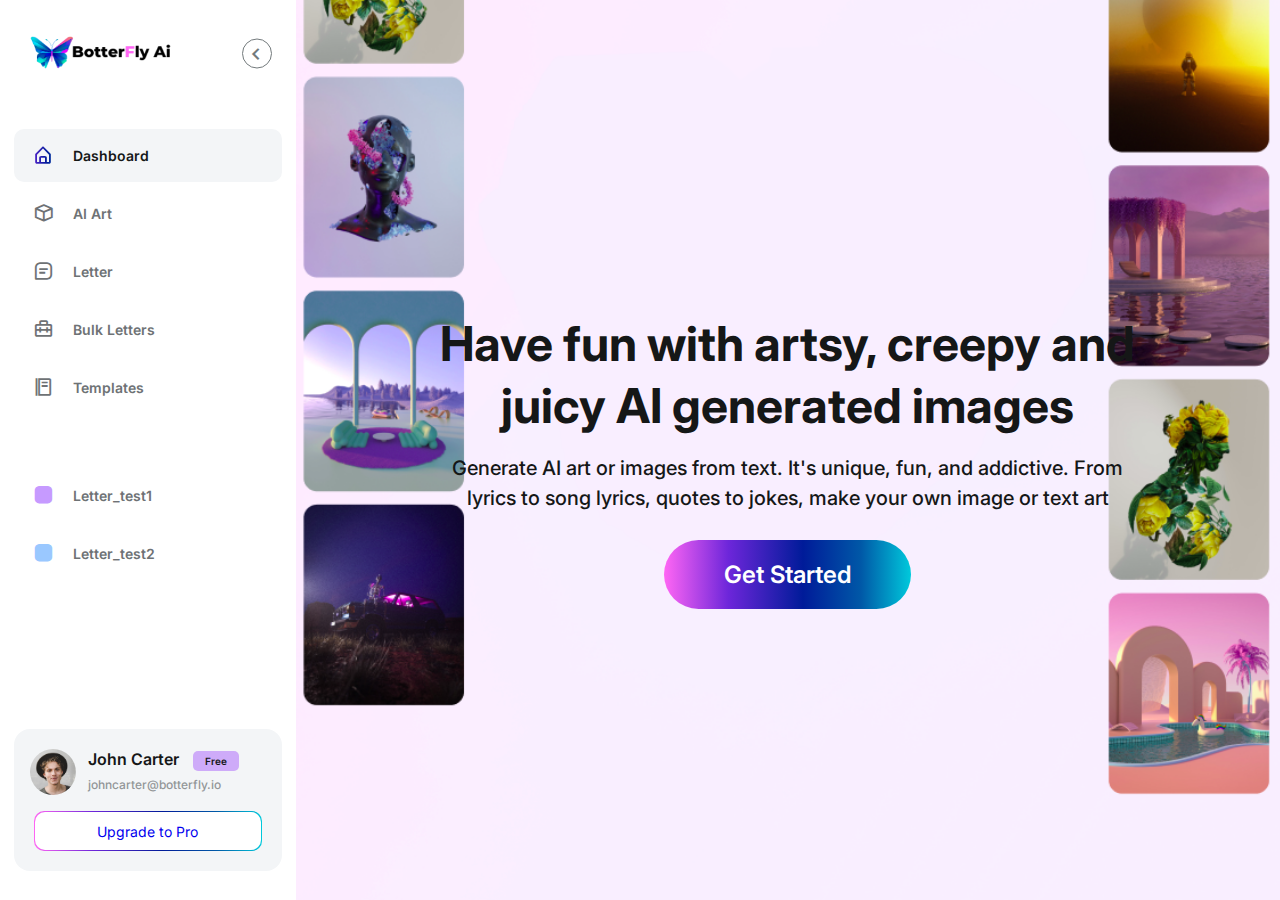
<file: index.html>
<!DOCTYPE html>
<html lang="en">

<head>
  <!-- Meta tags -->
  <meta charset="UTF-8">
  <meta http-equiv="X-UA-Compatible" content="IE=edge">
  <meta name="viewport" content="width=device-width, initial-scale=1.0">
  <title>Sidebar Menu</title>

  <!-- External CSS stylesheets -->
  <link href='https://unpkg.com/boxicons@2.0.9/css/boxicons.min.css' rel='stylesheet'>
  <link rel="stylesheet" href="https://cdnjs.cloudflare.com/ajax/libs/font-awesome/5.15.4/css/all.min.css"
    integrity="sha512-1ycn6IcaQQ40/MKBW2W4Rhis/DbILU74C1vSrLJxCq57o941Ym01SwNsOMqvEBFlcgUa6xLiPY/NS5R+E6ztJQ=="
    crossorigin="anonymous" referrerpolicy="no-referrer" />
  <link rel="preconnect" href="https://fonts.googleapis.com">
  <link rel="preconnect" href="https://fonts.gstatic.com" crossorigin>
  <link href="https://fonts.googleapis.com/css2?family=Inter:wght@300;400;500;600;700;800&display=swap"
    rel="stylesheet">
  <link rel="stylesheet" href="style.css">
</head>

<body>

  <div class="toggle-btn-open">
    <i class='bx bx-menu'></i>
  </div>


  <nav>
    <div class="sidebar-top">
      <!-- Sidebar collapse button -->
      <span class="shrink-btn">
        <i class='bx bx-chevron-left'></i>
      </span>

      <span class="toggle-btn-close">
        <i class='bx bx-chevron-left'></i>
      </span>
      <img src="./img/logo.png" id="logo" class="logo" alt="">
      <h3 class="hide">BooterFly AI</h3>
    </div>

    <div id="sidebar-links" class="sidebar-links">
      <ul>
        <!-- Sidebar links -->
        <li>
          <a href="#" class="active">
            <div class="icon">
              <i class='bx bx-home-alt'></i>
            </div>
            <span class="link hide">Dashboard</span>
          </a>
        </li>

        <li>
          <a href="#">
            <div class="icon">
              <i class='bx bx-cube'></i>
            </div>
            <span class="link hide">AI Art</span>
          </a>
        </li>

        <li>
          <a href="#">
            <div class="icon">
              <i class='bx bx-message-square-detail'></i>
            </div>
            <span class="link hide">Letter</span>
          </a>
        </li>

        <li>
          <a href="#">
            <div class="icon">
              <i class='bx bx-briefcase-alt-2'></i>
            </div>
            <span class="link hide">Bulk Letters</span>
          </a>
        </li>

        <li>
          <a href="#">
            <div class="icon">
              <i class='bx bx-food-menu'></i>
            </div>
            <span class="link hide">Templates</span>
          </a>
        </li>
      </ul>

      <h4 class="hide">Letters</h4>

      <ul>
        <!-- More sidebar links -->
        <li>
          <a href="#">
            <div class="icon">
              <i style="color: #C69AFF;" class='bx bxs-square-rounded'></i>
            </div>
            <span class="link hide">
              Letter_test1</span>
          </a>
        </li>

        <li>
          <a href="#">
            <div class="icon">
              <i style="color: #9AC8FF;" class='bx bxs-square-rounded'></i>
            </div>
            <span class="link hide">Letter_test2</span>
          </a>
        </li>
      </ul>
    </div>

    <div class="sidebar-footer">
      <div class="admin-user tooltip-element">
        <div class="admin-profile hide">
          <!-- Admin user profile -->
          <img src="./img/face-1.png" alt="">
          <div class="admin-info">
            <h3>John Carter <span class="free">Free</span> </h3>
            <h5>johncarter@botterfly.io</h5>
          </div>
        </div>

        <!-- Upgrade to Pro link -->
        <a href="#" class="upgrade-to-pro">
          Upgrade to Pro
        </a>
      </div>
    </div>
  </nav>

  <main class="p-index">
    <div class="content">
      <h1>Have fun with artsy, creepy and juicy AI generated images</h1>
      <p class="text">
        Generate AI art or images from text. It's unique, fun, and addictive. From lyrics to song lyrics, quotes to
        jokes, make your own image or text art
      </p>
      <a class="gs-btn" href="">
        Get Started
      </a>
    </div>
  </main>

  <!-- JavaScript file -->
  <script src="https://code.jquery.com/jquery-3.6.0.min.js"></script>
  <script src="app.js"></script>
</body>

</html>
</file>
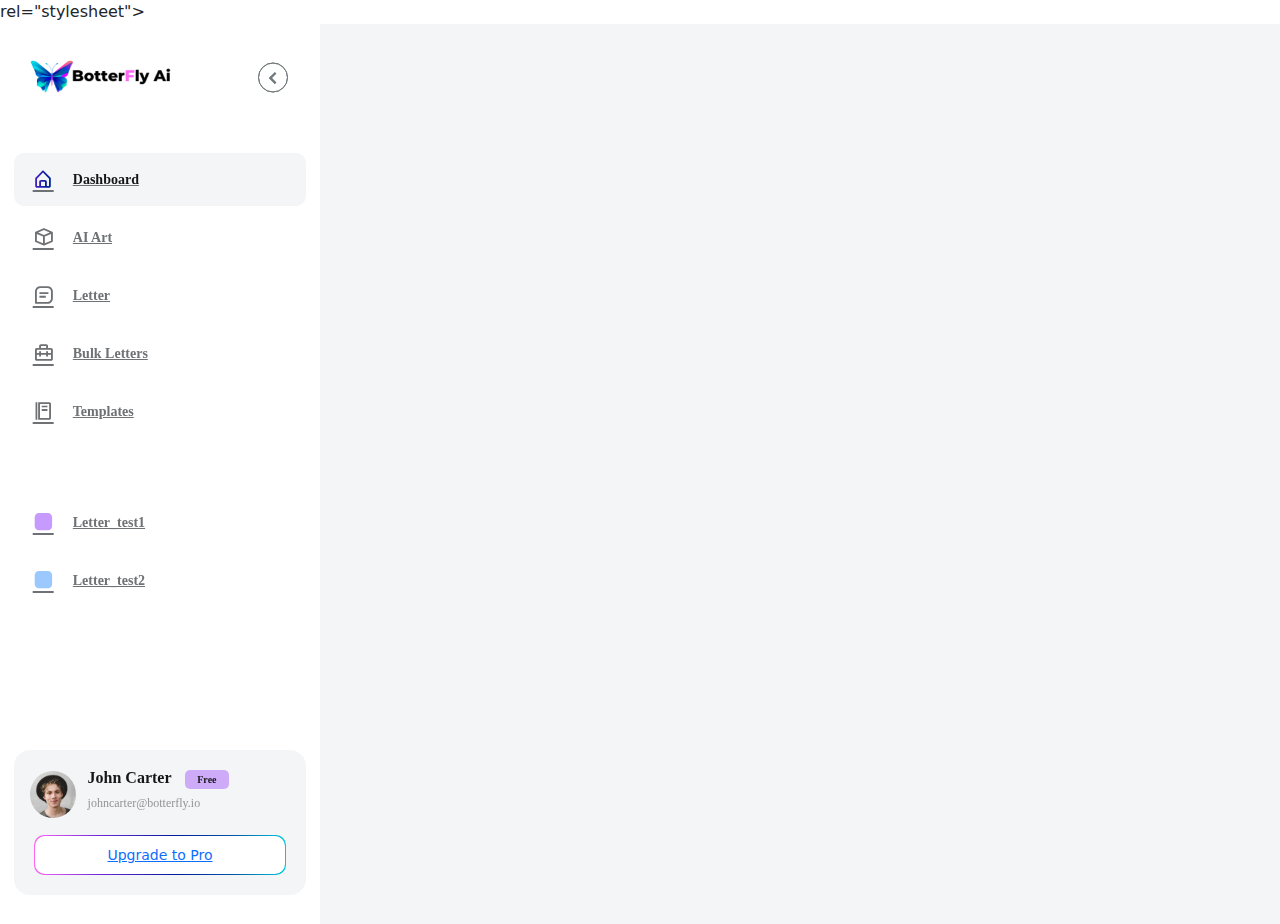
<file: d-sidebar.html>
<!DOCTYPE html>
<html lang="en">

<head>
    <meta charset="UTF-8">
    <meta http-equiv="X-UA-Compatible" content="IE=edge">
    <meta name="viewport" content="width=device-width, initial-scale=1.0">
    <title>Sidebar</title>

    <!-- External CSS stylesheets -->
    <link href="https://cdn.jsdelivr.net/npm/bootstrap@5.3.0/dist/css/bootstrap.min.css" rel="stylesheet">
    <link href='https://unpkg.com/boxicons@2.0.9/css/boxicons.min.css' rel='stylesheet'>
    <link rel="stylesheet" href="https://cdnjs.cloudflare.com/ajax/libs/font-awesome/5.15.4/css/all.min.css" />
    rel="stylesheet">
    <link rel="stylesheet" href="d-sidebar.css">
</head>

<body>
    <div id="d-sidebar">
        <!-- Sidebar -->
        <div class="toggle-btn-open">
            <i class='bx bx-food-menu'></i>
        </div>

        <nav>
            <!-- Sidebar Top Section -->
            <div class="sidebar-top">
                <span class="shrink-btn">
                    <i class='bx bx-chevron-left'></i>
                </span>
                <span class="shrink-btn">
                    <i class='bx bx-chevron-left'></i>
                </span>
                <img src="./img/logo.png" id="logo" class="logo" alt="">

            </div>

            <!-- Sidebar Links Section -->
            <div id="sidebar-links" class="sidebar-links">
                <ul>
                    <li>
                        <a href="#" class="active">
                            <div class="icon">
                                <i class='bx bx-home-alt'></i>
                            </div>
                            <span class="link hide">Dashboard</span>
                        </a>
                    </li>
                    <li>
                        <a href="#">
                            <div class="icon">
                                <i class='bx bx-cube'></i>
                            </div>
                            <span class="link hide">AI Art</span>
                        </a>
                    </li>
                    <li>
                        <a href="#">
                            <div class="icon">
                                <i class='bx bx-message-square-detail'></i>
                            </div>
                            <span class="link hide">Letter</span>
                        </a>
                    </li>
                    <li>
                        <a href="#">
                            <div class="icon">
                                <i class='bx bx-briefcase-alt-2'></i>
                            </div>
                            <span class="link hide">Bulk Letters</span>
                        </a>
                    </li>
                    <li>
                        <a href="#">
                            <div class="icon">
                                <i class='bx bx-food-menu'></i>
                            </div>
                            <span class="link hide">Templates</span>
                        </a>
                    </li>
                </ul>
                <h4 class="hide">Letters</h4>
                <ul>
                    <li>
                        <a href="#">
                            <div class="icon">
                                <i style="color: #C69AFF;" class='bx bxs-square-rounded'></i>
                            </div>
                            <span class="link hide">Letter_test1</span>
                        </a>
                    </li>
                    <li>
                        <a href="#">
                            <div class="icon">
                                <i style="color: #9AC8FF;" class='bx bxs-square-rounded'></i>
                            </div>
                            <span class="link hide">Letter_test2</span>
                        </a>
                    </li>
                </ul>
            </div>

            <!-- Sidebar Footer -->
            <div class="sidebar-footer">
                <div class="admin-user tooltip-element">
                    <div class="admin-profile hide">
                        <img src="./img/face-1.png" alt="">
                        <div class="admin-info">
                            <h3>John Carter <span class="free">Free</span> </h3>
                            <h5>johncarter@botterfly.io</h5>
                        </div>
                    </div>
                    <a href="#" class="upgrade-to-pro">
                        Upgrade to Pro
                    </a>
                </div>
            </div>
        </nav>
    </div>

    <!-- Scripts -->
    <script src="https://code.jquery.com/jquery-3.6.0.min.js"></script>
    <script src="https://cdn.jsdelivr.net/npm/bootstrap@5.3.0/dist/js/bootstrap.bundle.min.js"></script>

    <script>
        $(document).ready(function () {
            const shrink_btn = $(".shrink-btn");
            const sidebar_links = $(".sidebar-links a");
            const active_tab = $(".active-tab");
            const logo = $("#logo");
            const shortcuts = $(".sidebar-links h4");
            const toggle_btn_open = $(".toggle-btn-open");
            const toggle_btn_close = $(".toggle-btn-close");
            const sidebar_footer = $(".sidebar-footer");

            toggle_btn_open.on("click", function () {
                $("#d-sidebar").addClass("mobile");
            });

            toggle_btn_close.on("click", function () {
                $("#d-sidebar").removeClass("mobile");
            });

            shrink_btn.on("click", function () {
                $("#logo").toggleClass("logo-hide");
                sidebar_footer.toggle();
                $("#d-sidebar").toggleClass("shrink");
                setTimeout(moveActiveTab, 400);

                shrink_btn.addClass("hovered");

                setTimeout(function () {
                    shrink_btn.removeClass("hovered");
                }, 500);
            });

            // Using jQuery
            $("a").on("click", function () {
                $(this).toggleClass("active");
            });

        });


    </script>

</body>

</html>
</file>
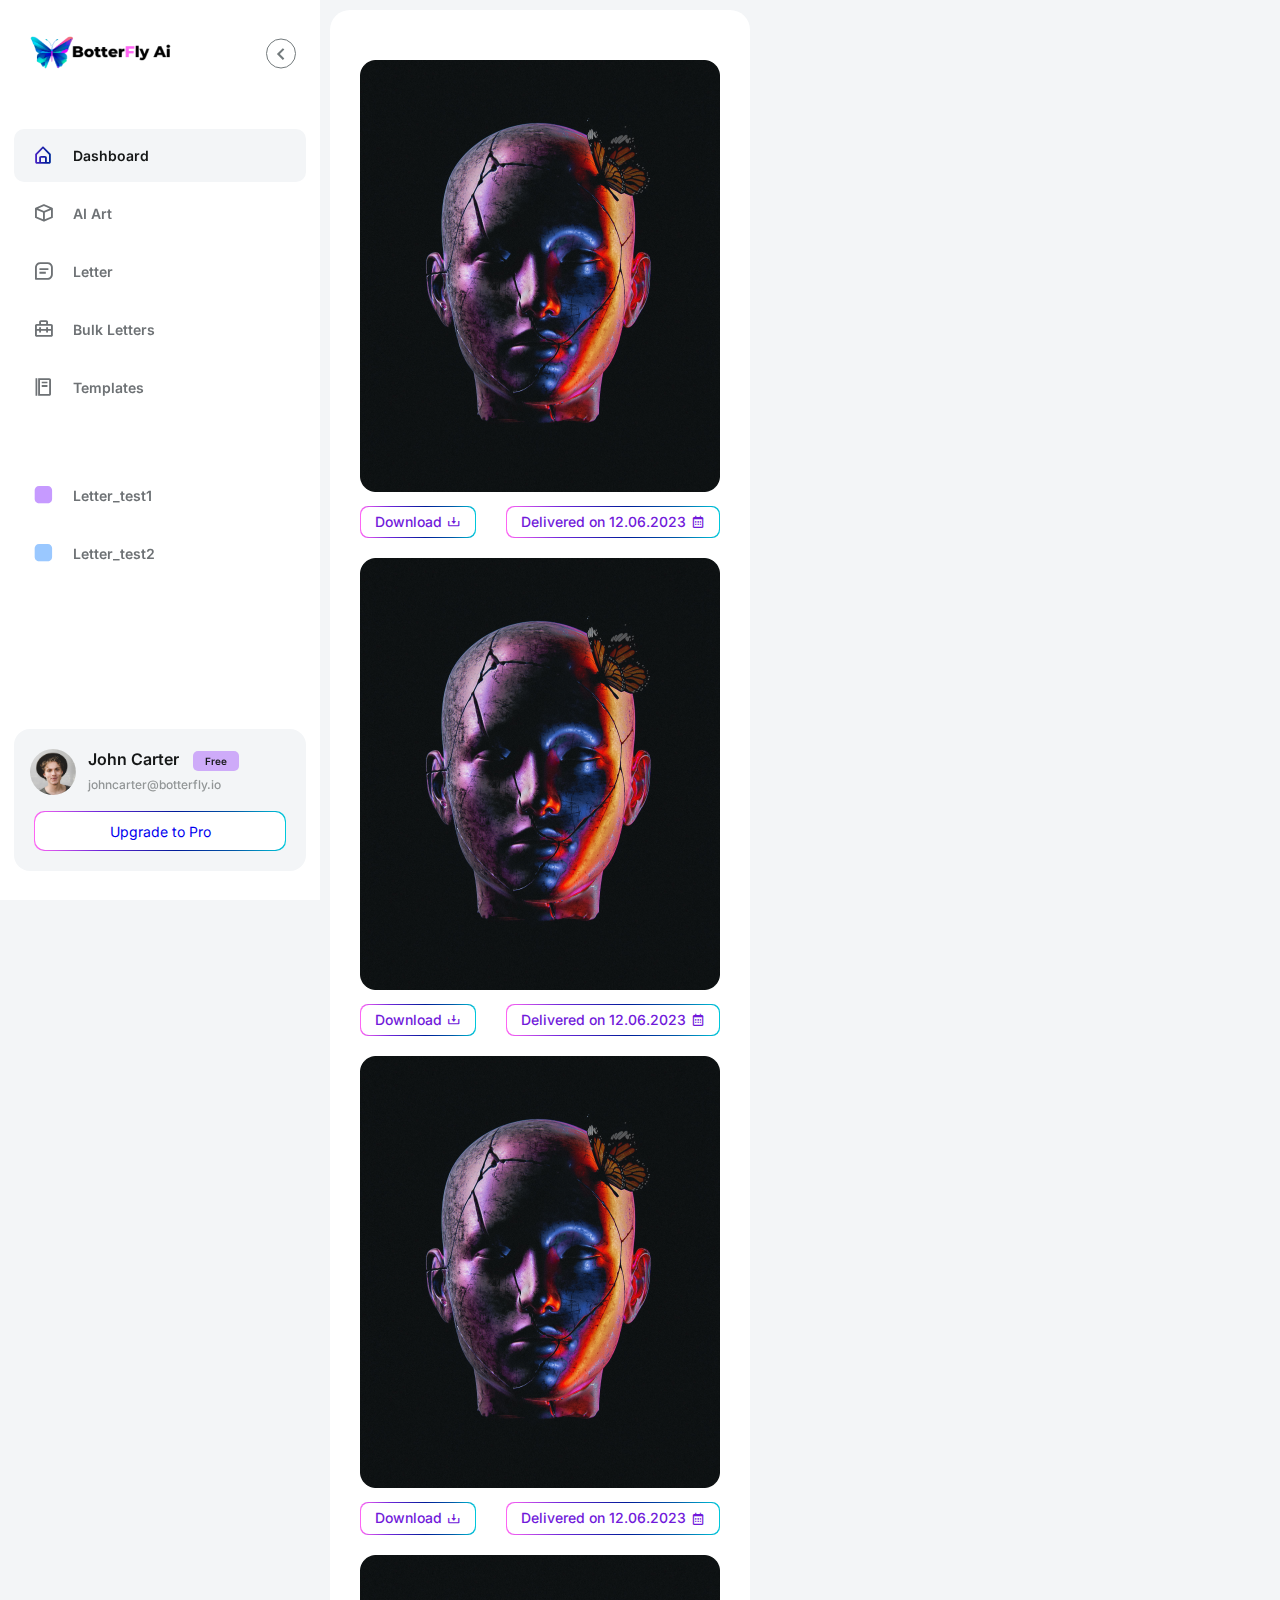
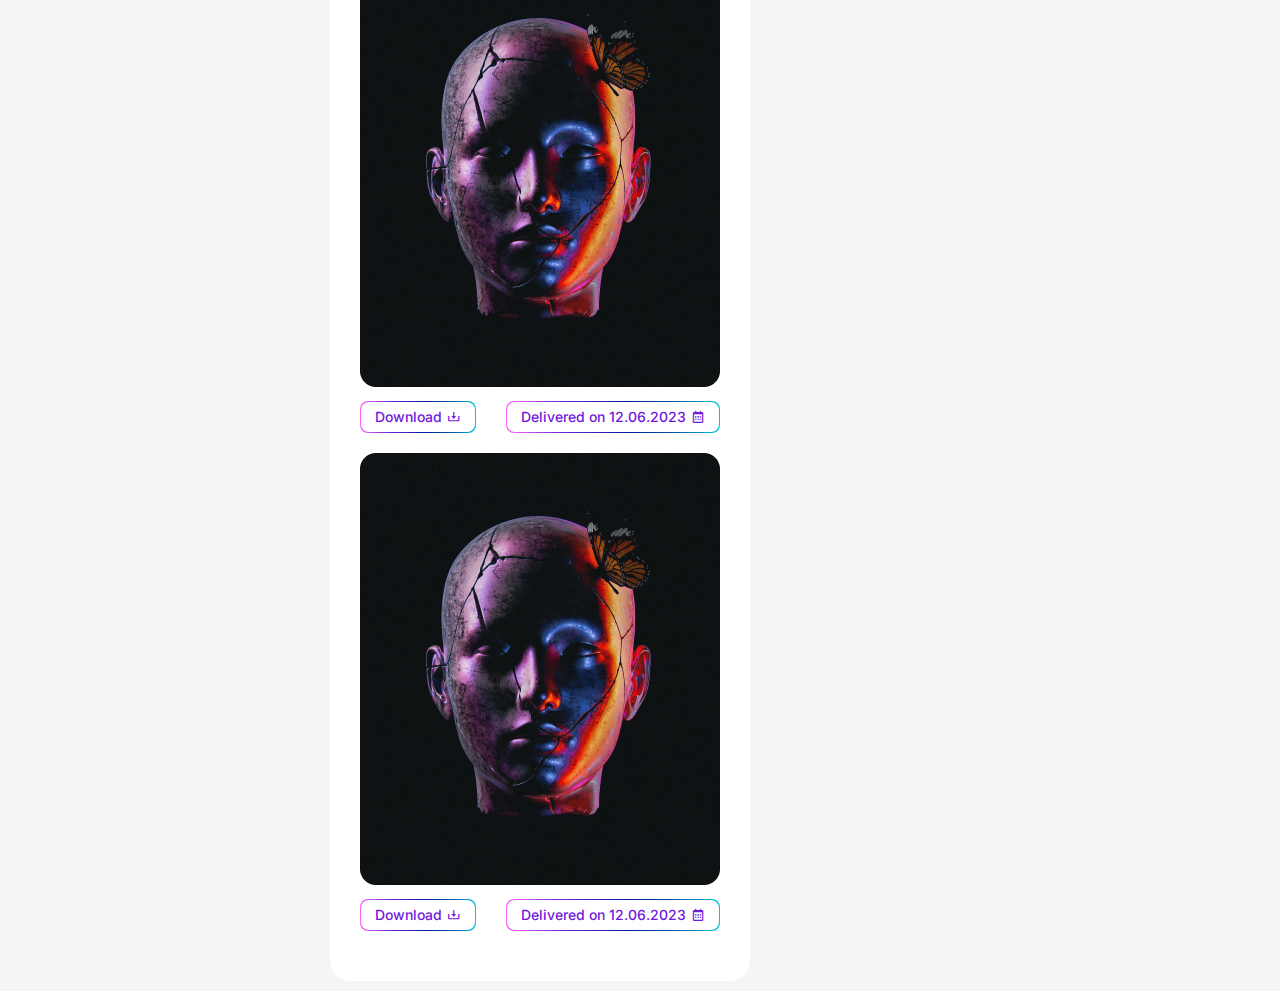
<file: generated-images.html>
<!DOCTYPE html>
<html lang="en">

<head>
  <meta charset="UTF-8">
  <meta http-equiv="X-UA-Compatible" content="IE=edge">
  <meta name="viewport" content="width=device-width, initial-scale=1.0">
  <title>Dashboard Index</title>
  <!-- Bootstrap CSS -->
  <link href="https://cdn.jsdelivr.net/npm/bootstrap@5.3.0/dist/css/bootstrap.min.css" rel="stylesheet"
    integrity="sha384-9ndCyUaIbzAi2FUVXJi0CjmCapSmO7SnpJef0486qhLnuZ2cdeRhO02iuK6FUUVM" crossorigin="anonymous">
  <!-- Boxicons CSS -->
  <link href='https://unpkg.com/boxicons@2.0.9/css/boxicons.min.css' rel='stylesheet'>
  <!-- Font Awesome CSS -->
  <link rel="stylesheet" href="https://cdnjs.cloudflare.com/ajax/libs/font-awesome/5.15.4/css/all.min.css"
    integrity="sha512-1ycn6IcaQQ40/MKBW2W4Rhis/DbILU74C1vSrLJxCq57o941Ym01SwNsOMqvEBFlcgUa6xLiPY/NS5R+E6ztJQ=="
    crossorigin="anonymous" referrerpolicy="no-referrer" />
  <!-- Google Fonts -->
  <link rel="preconnect" href="https://fonts.googleapis.com">
  <link rel="preconnect" href="https://fonts.gstatic.com" crossorigin>
  <link href="https://fonts.googleapis.com/css2?family=Inter:wght@300;400;500;600;700;800&display=swap"
    rel="stylesheet">
  <!-- Custom CSS -->
  <link rel="stylesheet" href="style.css">
</head>

<body>

  <div class="toggle-btn-open">
    <i class='bx bx-menu'></i>
  </div>

  <nav>
    <div class="sidebar-top">
      <!-- Sidebar collapse button -->
      <span class="shrink-btn">
        <i class='bx bx-chevron-left'></i>
      </span>

      <span class="toggle-btn-close">
        <i class='bx bx-chevron-left'></i>
      </span>
      <img src="./img/logo.png" id="logo" class="logo" alt="">

    </div>

    <div id="sidebar-links" class="sidebar-links">
      <ul>
        <!-- Sidebar links -->
        <li>
          <a href="#" class="active">
            <div class="icon">
              <i class='bx bx-home-alt'></i>
            </div>
            <span class="link hide">Dashboard</span>
          </a>
        </li>

        <li>
          <a href="#">
            <div class="icon">
              <i class='bx bx-cube'></i>
            </div>
            <span class="link hide">AI Art</span>
          </a>
        </li>

        <li>
          <a href="#">
            <div class="icon">
              <i class='bx bx-message-square-detail'></i>
            </div>
            <span class="link hide">Letter</span>
          </a>
        </li>

        <li>
          <a href="#">
            <div class="icon">
              <i class='bx bx-briefcase-alt-2'></i>
            </div>
            <span class="link hide">Bulk Letters</span>
          </a>
        </li>

        <li>
          <a href="#">
            <div class="icon">
              <i class='bx bx-food-menu'></i>
            </div>
            <span class="link hide">Templates</span>
          </a>
        </li>
      </ul>

      <h4 class="hide">Letters</h4>

      <ul>
        <!-- More sidebar links -->
        <li>
          <a href="#">
            <div class="icon">
              <i style="color: #C69AFF;" class='bx bxs-square-rounded'></i>
            </div>
            <span class="link hide">
              Letter_test1</span>
          </a>
        </li>

        <li>
          <a href="#">
            <div class="icon">
              <i style="color: #9AC8FF;" class='bx bxs-square-rounded'></i>
            </div>
            <span class="link hide">Letter_test2</span>
          </a>
        </li>
      </ul>
    </div>

    <div class="sidebar-footer">
      <div class="admin-user tooltip-element">
        <div class="admin-profile hide">
          <!-- Admin user profile -->
          <img src="./img/face-1.png" alt="">
          <div class="admin-info">
            <h3>John Carter <span class="free">Free</span> </h3>
            <h5>johncarter@botterfly.io</h5>
          </div>
        </div>

        <!-- Upgrade to Pro link -->
        <a href="#" class="upgrade-to-pro">
          Upgrade to Pro
        </a>
      </div>
    </div>
  </nav>

  <main class="p-generated-images">
    <div class="content">
      <div class="row">
        <div class="col-lg-4 col-md-6 col-sm-12">
          <div class="image-box">
            <div class="image">
              <img src="./img/Rectangle 277.png" alt="">
            </div>
            <div class="buttons">
              <a href="">Download <i class='bx bx-download'></i></a>
              <p>Delivered on 12.06.2023 <i class='bx bx-calendar'></i></p>
            </div>
          </div>
        </div>
        <div class="col-lg-4 col-md-6 col-sm-12">
          <div class="image-box">
            <div class="image">
              <img src="./img/Rectangle 277.png" alt="">
            </div>
            <div class="buttons">
              <a href="">Download <i class='bx bx-download'></i></a>
              <p>Delivered on 12.06.2023 <i class='bx bx-calendar'></i></p>

            </div>
          </div>
        </div>
        <div class="col-lg-4 col-md-6 col-sm-12">
          <div class="image-box">
            <div class="image">
              <img src="./img/Rectangle 277.png" alt="">
            </div>
            <div class="buttons">
              <a href="">Download <i class='bx bx-download'></i></a>
              <p>Delivered on 12.06.2023 <i class='bx bx-calendar'></i></p>

            </div>
          </div>
        </div>
        <div class="col-lg-4 col-md-6 col-sm-12">
          <div class="image-box">
            <div class="image">
              <img src="./img/Rectangle 277.png" alt="">
            </div>
            <div class="buttons">
              <a href="">Download <i class='bx bx-download'></i></a>
              <p>Delivered on 12.06.2023 <i class='bx bx-calendar'></i></p>

            </div>
          </div>
        </div>
        <div class="col-lg-4 col-md-6 col-sm-12">
          <div class="image-box">
            <div class="image">
              <img src="./img/Rectangle 277.png" alt="">
            </div>
            <div class="buttons">
              <a href="">Download <i class='bx bx-download'></i></a>
              <p>Delivered on 12.06.2023 <i class='bx bx-calendar'></i></p>

            </div>
          </div>
        </div>
      </div>
    </div>
  </main>

  <!-- Scripts -->
  <script src="https://code.jquery.com/jquery-3.6.0.min.js"></script>
  <script src="https://cdn.jsdelivr.net/npm/bootstrap@5.3.0/dist/js/bootstrap.bundle.min.js"></script>
  <script src="app.js"></script>
</body>

</html>
</file>
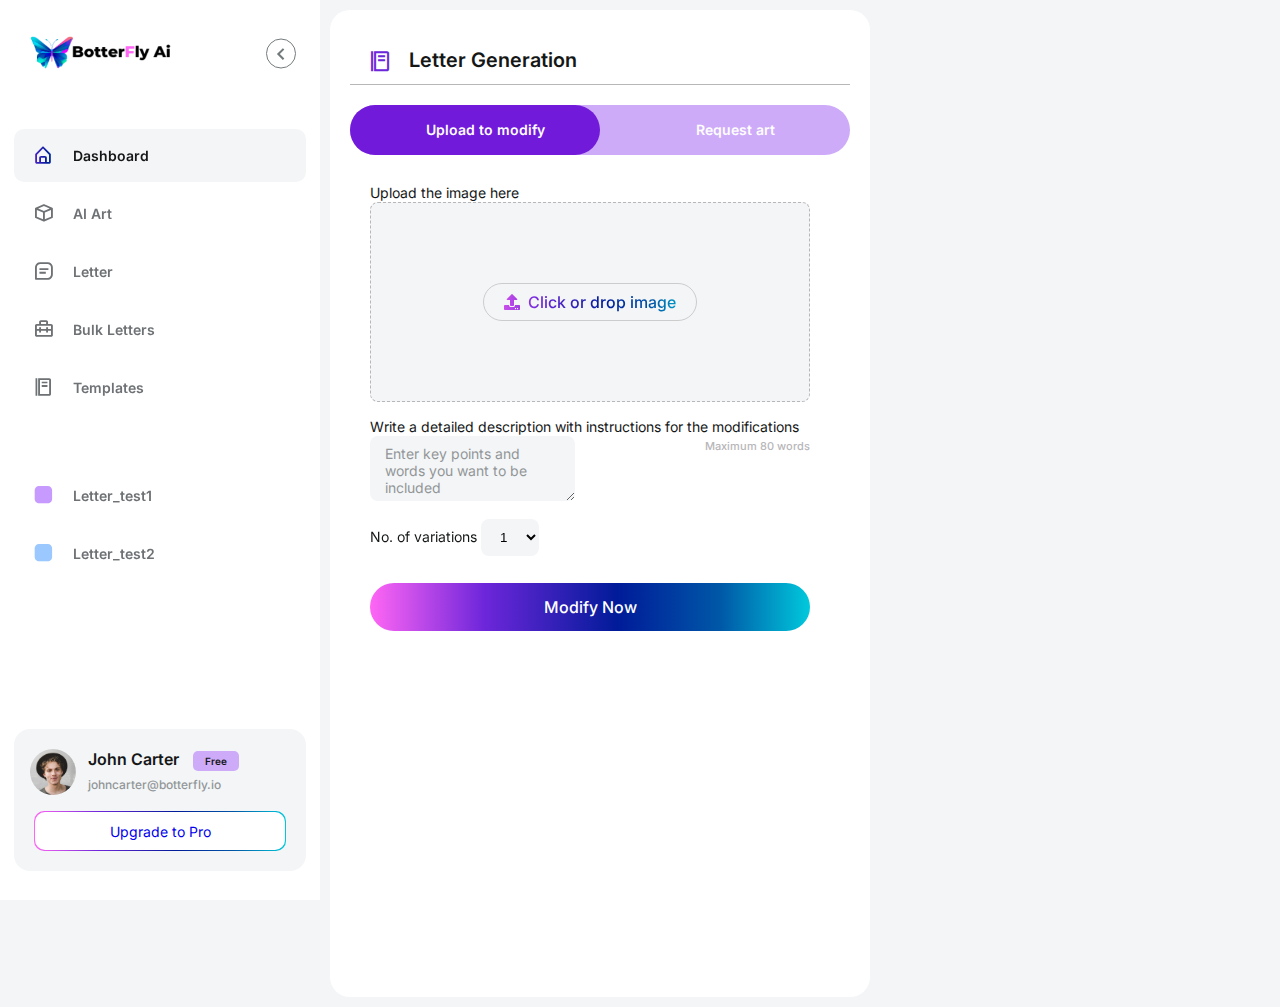
<file: image-generation-2.html>
<!DOCTYPE html>
<html lang="en">

<head>
  <meta charset="UTF-8">
  <meta http-equiv="X-UA-Compatible" content="IE=edge">
  <meta name="viewport" content="width=device-width, initial-scale=1.0">
  <title>Sidebar Menu</title>
  <link href="https://cdn.jsdelivr.net/npm/bootstrap@5.3.0/dist/css/bootstrap.min.css" rel="stylesheet"
    integrity="sha384-9ndCyUaIbzAi2FUVXJi0CjmCapSmO7SnpJef0486qhLnuZ2cdeRhO02iuK6FUUVM" crossorigin="anonymous">
</head>
<link href='https://unpkg.com/boxicons@2.0.9/css/boxicons.min.css' rel='stylesheet'>
<link rel="stylesheet" href="https://cdnjs.cloudflare.com/ajax/libs/font-awesome/5.15.4/css/all.min.css"
  integrity="sha512-1ycn6IcaQQ40/MKBW2W4Rhis/DbILU74C1vSrLJxCq57o941Ym01SwNsOMqvEBFlcgUa6xLiPY/NS5R+E6ztJQ=="
  crossorigin="anonymous" referrerpolicy="no-referrer" />
<link rel="preconnect" href="https://fonts.googleapis.com">
<link rel="preconnect" href="https://fonts.gstatic.com" crossorigin>
<link href="https://fonts.googleapis.com/css2?family=Inter:wght@300;400;500;600;700;800&display=swap" rel="stylesheet">
<link rel="stylesheet" href="style.css">
</head>

<body>
  <nav>
    <div class="sidebar-top">
      <span class="shrink-btn">
        <i class='bx bx-chevron-left'></i>
      </span>
      <img src="./img/logo.png" class="logo" alt="">
      <h3 class="hide">BooterFly AI</h3>
    </div>

    <div id="sidebar-links" class="sidebar-links">
      <ul>

        <li>
          <a href="#" class="active">
            <div class="icon">
              <i class='bx bx-home-alt'></i>
            </div>
            <span class="link hide">Dashboard</span>
          </a>
        </li>

        <li>
          <a href="#">
            <div class="icon">
              <i class='bx bx-cube'></i>
            </div>
            <span class="link hide">AI Art</span>
          </a>
        </li>

        <li>
          <a href="#">
            <div class="icon">
              <i class='bx bx-message-square-detail'></i>
            </div>
            <span class="link hide">Letter</span>
          </a>
        </li>

        <li>
          <a href="#">
            <div class="icon">
              <i class='bx bx-briefcase-alt-2'></i>
            </div>
            <span class="link hide">Bulk Letters</span>
          </a>
        </li>

        <li>
          <a href="#">
            <div class="icon">
              <i class='bx bx-food-menu'></i>
            </div>
            <span class="link hide">Templates</span>
          </a>
        </li>

      </ul>

      <h4 class="hide">Letters</h4>

      <ul>

        <li>
          <a href="#">
            <div class="icon">
              <i style="color: #C69AFF;" class='bx bxs-square-rounded'></i>
            </div>
            <span class="link hide">Letter_test1</span>
          </a>
        </li>

        <li>
          <a href="#">
            <div class="icon">
              <i style="color: #9AC8FF;" class='bx bxs-square-rounded'></i>
            </div>
            <span class="link hide">Letter_test2</span>
          </a>
        </li>

      </ul>
    </div>

    <div class="sidebar-footer">
      <div class="admin-user tooltip-element">
        <div class="admin-profile hide">
          <img src="./img/face-1.png" alt="">
          <div class="admin-info">
            <h3>John Carter <span class="free">Free</span> </h3>
            <h5>johncarter@botterfly.io</h5>
          </div>
        </div>

        <a href="#" class="upgrade-to-pro">
          Upgrade to Pro
        </a>
      </div>

    </div>
  </nav>


  <main class="p-image-generation">

    <div class="heading">
      <div class="icon">
        <i class='bx bx-food-menu'></i>
      </div>
      <span>Letter Generation</span>
    </div>

    <!-- container div -->
    <div class="container">

      <!-- upper button section to select
    the login or signup form -->
      <div class="slider"></div>
      <div class="btn">
        <button class="utm">Upload to modify</button>
        <button class="r-art">Request art</button>
      </div>

      <!-- Form section that contains the
    login and the signup form -->
      <div class="form-section">

        <!-- login form -->
        <div class="utm-box">
          <form class="form">

            <div class="form-group">
              <label for="image-upload">Upload the image here</label>
              <div class="upload-container">
                <input type="file" id="image-upload" accept="image/*" style="display: none;">
                <label for="image-upload" class="upload-label" ondragover="handleDragOver(event)"
                  ondragleave="handleDragLeave(event)" ondrop="handleDrop(event)">
                  <span id="uploaded-text"><i class="fa fa-upload"></i>Click or drop image</span>
                  <!-- <img id="preview-image" src="#" alt="Preview" style="display: none;"> -->
                </label>
              </div>
            </div>


            <div class="form-group">
              <label for="wad">Write a detailed description with instructions for the modifications</label>
              <textarea class="form-control" id="wad" rows="3"
                placeholder="Enter key points and words you want to be included"></textarea>
              <small>Maximum 80 words</small>
            </div>

            <div class="form-group">
              <label for="aoe">No. of variations</label>
              <select class="form-control" id="aoe">
                <option>1</option>
                <option>2</option>
                <option>3</option>
                <option>4</option>
                <option>5</option>
              </select>
            </div>


            <div class="text-center">
              <button type="submit" class="gs-btn">Modify Now</button>
            </div>
          </form>

        </div>

        <!-- signup form -->
        <div class="r-art-box">
          <form class="form">


            <div class="form-group">
              <label for="wad">Write a detailed descriptions with instructions for the modifications</label>
              <textarea class="form-control" id="wad" rows="3"
                placeholder="Enter key points and words you want to be included"></textarea>
              <small>Maximum 80 words</small>
            </div>

            <div class="form-group">
              <label for="aoe">Image resolution</label>
              <select class="form-control" id="aoe">
                <option>512x512</option>
                <option>2</option>
                <option>3</option>
                <option>4</option>
                <option>5</option>
              </select>
            </div>

            <div class="form-group">
              <label for="aoe">No. of samples</label>
              <select class="form-control" id="aoe">
                <option>2</option>
                <option>3</option>
                <option>4</option>
                <option>5</option>
              </select>
            </div>

            <div class="form-group">
              <label for="woum">Add prompt</label>
              <input type="text" class="form-control" id="woum" placeholder="Type your prompt here...">
              <small>Maximum 80 words</small>
            </div>

            <div class="text-center">
              <button type="submit" class="gs-btn">Generate AI Content</button>
            </div>

          </form>
        </div>
      </div>
    </div>
  </main>

  <main class="p-image-generation-images">



  </main>

  <script src="https://cdn.jsdelivr.net/npm/bootstrap@5.3.0/dist/js/bootstrap.bundle.min.js"
    integrity="sha384-geWF76RCwLtnZ8qwWowPQNguL3RmwHVBC9FhGdlKrxdiJJigb/j/68SIy3Te4Bkz"
    crossorigin="anonymous"></script>
  <script src="https://code.jquery.com/jquery-3.6.0.min.js"></script>
  <script>
    function handleDragOver(event) {
      event.preventDefault();
      event.currentTarget.classList.add('drag-over');
    }

    function handleDragLeave(event) {
      event.preventDefault();
      event.currentTarget.classList.remove('drag-over');
    }

    function handleDrop(event) {
      event.preventDefault();
      event.currentTarget.classList.remove('drag-over');

      var file = event.dataTransfer.files[0];
      var reader = new FileReader();

      reader.onload = function (e) {
        var previewImage = document.getElementById('preview-image');
        previewImage.src = e.target.result;
        previewImage.style.display = 'block';

        var uploadedText = document.getElementById('uploaded-text');
        uploadedText.textContent = file.name;
        uploadedText.classList.add('uploaded');
      }

      reader.readAsDataURL(file);
    }
  </script>
  <script src="app.js"></script>
</body>

</html>
</file>
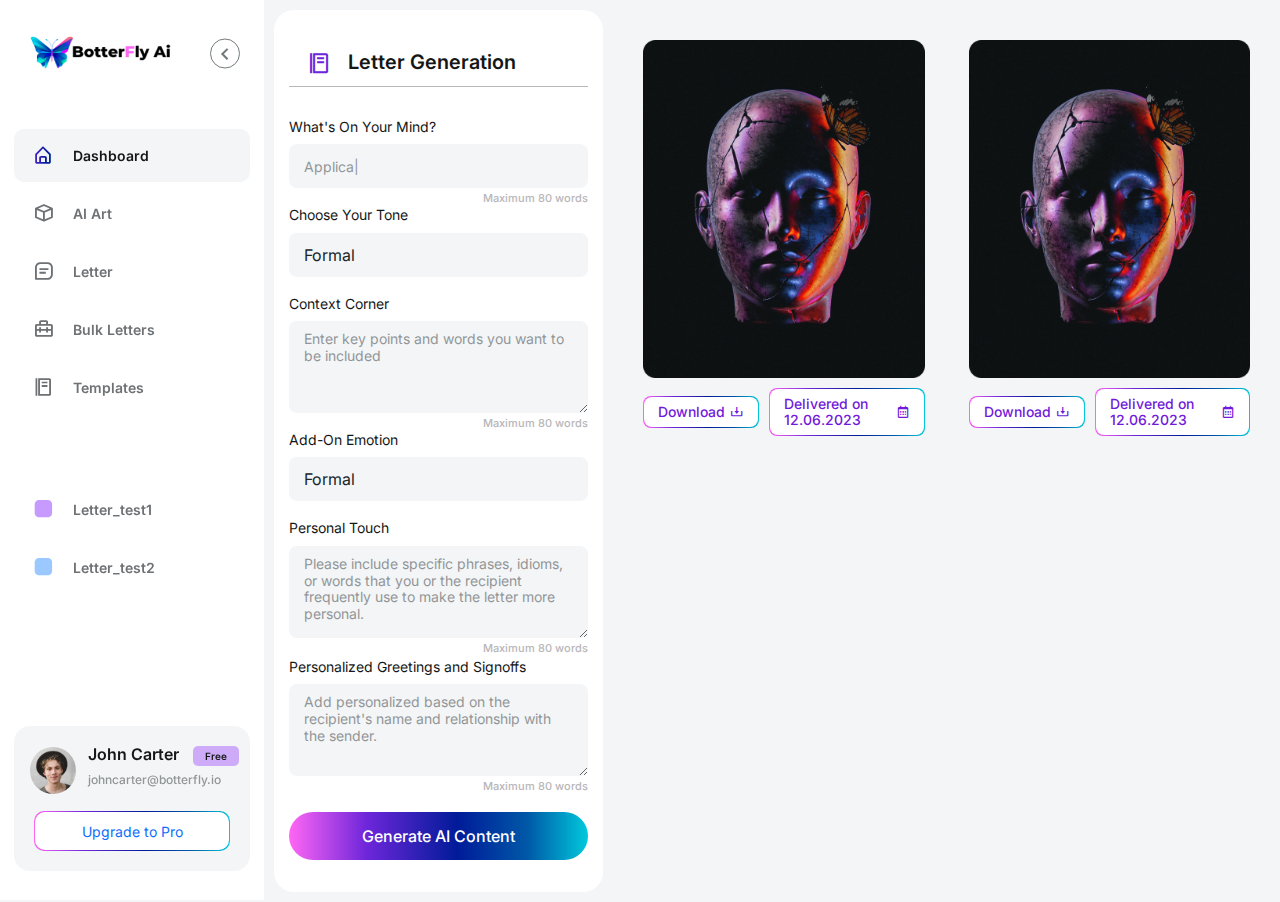
<file: images.html>
<!DOCTYPE html>
<html lang="en">

<head>
  <meta charset="UTF-8">
  <meta http-equiv="X-UA-Compatible" content="IE=edge">
  <meta name="viewport" content="width=device-width, initial-scale=1.0">
  <title>Images</title>

  <!-- External CSS stylesheets -->
  <link href="https://cdn.jsdelivr.net/npm/bootstrap@5.3.0/dist/css/bootstrap.min.css" rel="stylesheet">
  <link href='https://unpkg.com/boxicons@2.0.9/css/boxicons.min.css' rel='stylesheet'>
  <link rel="stylesheet" href="https://cdnjs.cloudflare.com/ajax/libs/font-awesome/5.15.4/css/all.min.css" />
  <link rel="preconnect" href="https://fonts.googleapis.com">
  <link rel="preconnect" href="https://fonts.gstatic.com" crossorigin>
  <link href="https://fonts.googleapis.com/css2?family=Inter:wght@300;400;500;600;700;800&display=swap"
    rel="stylesheet">
  <link rel="stylesheet" href="style.css">
</head>

<body>
  <div class="toggle-btn-open">
    <i class='bx bx-menu'></i>
  </div>

  <nav>
    <div class="sidebar-top">
      <!-- Sidebar collapse button -->
      <span class="shrink-btn">
        <i class='bx bx-chevron-left'></i>
      </span>

      <span class="toggle-btn-close">
        <i class='bx bx-chevron-left'></i>
      </span>
      <img src="./img/logo.png" id="logo" class="logo" alt="">

    </div>

    <div id="sidebar-links" class="sidebar-links">
      <ul>
        <!-- Sidebar links -->
        <li>
          <a href="#" class="active">
            <div class="icon">
              <i class='bx bx-home-alt'></i>
            </div>
            <span class="link hide">Dashboard</span>
          </a>
        </li>

        <li>
          <a href="#">
            <div class="icon">
              <i class='bx bx-cube'></i>
            </div>
            <span class="link hide">AI Art</span>
          </a>
        </li>

        <li>
          <a href="#">
            <div class="icon">
              <i class='bx bx-message-square-detail'></i>
            </div>
            <span class="link hide">Letter</span>
          </a>
        </li>

        <li>
          <a href="#">
            <div class="icon">
              <i class='bx bx-briefcase-alt-2'></i>
            </div>
            <span class="link hide">Bulk Letters</span>
          </a>
        </li>

        <li>
          <a href="#">
            <div class="icon">
              <i class='bx bx-food-menu'></i>
            </div>
            <span class="link hide">Templates</span>
          </a>
        </li>
      </ul>

      <h4 class="hide">Letters</h4>

      <ul>
        <!-- More sidebar links -->
        <li>
          <a href="#">
            <div class="icon">
              <i style="color: #C69AFF;" class='bx bxs-square-rounded'></i>
            </div>
            <span class="link hide">
              Letter_test1</span>
          </a>
        </li>

        <li>
          <a href="#">
            <div class="icon">
              <i style="color: #9AC8FF;" class='bx bxs-square-rounded'></i>
            </div>
            <span class="link hide">Letter_test2</span>
          </a>
        </li>
      </ul>
    </div>

    <div class="sidebar-footer">
      <div class="admin-user tooltip-element">
        <div class="admin-profile hide">
          <!-- Admin user profile -->
          <img src="./img/face-1.png" alt="">
          <div class="admin-info">
            <h3>John Carter <span class="free">Free</span> </h3>
            <h5>johncarter@botterfly.io</h5>
          </div>
        </div>

        <!-- Upgrade to Pro link -->
        <a href="#" class="upgrade-to-pro">
          Upgrade to Pro
        </a>
      </div>
    </div>
  </nav>

  <main class="p-leter-generation">
    <div class="content">
      <div class="heading">
        <div class="icon">
          <i class='bx bx-food-menu'></i>
        </div>
        <span>Letter Generation</span>
      </div>

      <form class="form">
        <!-- Form inputs -->
        <div class="form-group">
          <label for="woum">What's On Your Mind?</label>
          <input type="text" class="form-control" id="woum" placeholder="Applica|">
          <small>Maximum 80 words</small>
        </div>

        <div class="form-group">
          <label for="cut">Choose Your Tone</label>
          <select class="form-control" id="cut">
            <option>Formal</option>
            <option>2</option>
            <option>3</option>
            <option>4</option>
            <option>5</option>
          </select>
        </div>

        <div class="form-group">
          <label for="cc">Context Corner</label>
          <textarea class="form-control" id="cc" rows="3"
            placeholder="Enter key points and words you want to be included"></textarea>
          <small>Maximum 80 words</small>
        </div>

        <div class="form-group">
          <label for="aoe">Add-On Emotion</label>
          <select class="form-control" id="aoe">
            <option>Formal</option>
            <option>2</option>
            <option>3</option>
            <option>4</option>
            <option>5</option>
          </select>
        </div>

        <div class="form-group">
          <label for="cc">Personal Touch</label>
          <textarea class="form-control" id="cc" rows="3"
            placeholder="Please include specific phrases, idioms, or words that you or the recipient frequently use to make the letter more personal."></textarea>
          <small>Maximum 80 words</small>
        </div>

        <div class="form-group">
          <label for="cc">Personalized Greetings and Signoffs</label>
          <textarea class="form-control" id="cc" rows="3"
            placeholder="Add personalized based on the recipient's name and relationship with the sender."></textarea>
          <small>Maximum 80 words</small>
        </div>

        <div class="text-center">
          <button type="submit" class="gs-btn">Generate AI Content</button>
        </div>

      </form>
    </div>
  </main>


  <main class="generated-image-section">
    <div class="content">
      <div class="row">
        <div class="col-md-6 col-sm-12">
          <div class="image-box">
            <div class="image">
              <img src="./img/Rectangle 277.png" alt="">
            </div>
            <div class="buttons">
              <a href="">Download <i class='bx bx-download'></i></a>
              <p>Delivered on 12.06.2023 <i class='bx bx-calendar'></i></p>
            </div>
          </div>
        </div>
        <div class="col-md-6 col-sm-12">
          <div class="image-box">
            <div class="image">
              <img src="./img/Rectangle 277.png" alt="">
            </div>
            <div class="buttons">
              <a href="">Download <i class='bx bx-download'></i></a>
              <p>Delivered on 12.06.2023 <i class='bx bx-calendar'></i></p>

            </div>
          </div>
        </div>
      </div>
    </div>
  </main>

  <!-- Scripts -->
  <script src="https://code.jquery.com/jquery-3.6.0.min.js"></script>
  <script src="https://cdn.jsdelivr.net/npm/bootstrap@5.3.0/dist/js/bootstrap.bundle.min.js"></script>
  <script src="app.js"></script>
</body>

</html>
</file>
<file: style.css>
*,
*::before,
*::after {
  padding: 0;
  margin: 0;
  box-sizing: border-box;
}

body {
  font-family: "Inter", sans-serif;
  overflow-x: hidden;
  background-color: #f3f5f7;
  min-height: 100vh;
  display: flex;
  position: relative;
}

a {
  text-decoration: none;
}

ul {
  list-style: none;
}

ol,
ul {
  padding-left: 0rem;
}

.toggle-btn-open {
  position: absolute;
  top: 10px;
  left: 10px;
  padding: 10px;
  font-size: 25px;
  line-height: 10px;
  border-radius: 10px;
  cursor: pointer;
  background: linear-gradient(
      90deg,
      #ff66f4 0%,
      #6d26da 26.04%,
      #001b99 56.25%,
      #0058a7 79.69%,
      #00c9dc 100%
    ),
    linear-gradient(0deg, #fefefe, #fefefe) !important;
  color: #fff;
}

nav {
  position: sticky;
  top: 0;
  left: 0;
  height: 100vh;
  background-color: #fff;
  width: 20rem;
  padding: 1.8rem 0.85rem;
  color: #fff;
  display: flex;
  flex-direction: column;
  transition: 0.5s ease-in-out;
  z-index: 9;
}

nav::before {
  content: "";
  position: absolute;
  width: 2rem;
  height: 100%;
  top: 0;
  left: 100%;
}

.sidebar-top {
  position: relative;
  display: flex;
  align-items: center;
  margin-bottom: 50px;
}

.sidebar-top .logo {
  width: 150px;
  margin: 0 0.8rem;
  transition: 0.5s ease;
}
.sidebar-top .logo.logo-hide {
  display: none;
  transition: 0.5s ease;
}

.sidebar-top h3 {
  padding-left: 0.5rem;
  font-weight: 600;
  font-size: 1.15rem;
}

.shrink-btn {
  position: absolute;
  top: 50%;
  height: 27px;
  padding: 0 0.3rem;
  border-radius: 6px;
  cursor: pointer;
  right: 0.35rem;
  transform: translateY(-50%) translateX(-8px);
  pointer-events: none;
  transition: 0.3s;
}

.shrink-btn i {
  line-height: 30px;
  font-size: 25px;
  transition: 0.3s;
  color: #737a7c;
  width: 30px;
  text-align: center;
  height: 30px;
  border-radius: 50%;
  border: 1px solid #737a7c;
  box-shadow: rgba(50, 50, 93, 0.25) 0px 30px 60px -12px,
    rgba(0, 0, 0, 0.3) 0px 18px 36px -18px;
}

nav:hover .shrink-btn,
.shrink-btn.hovered {
  transform: translateY(-50%) translateX(0px);
  opacity: 1;
  pointer-events: all;
}

.sidebar-links ul {
  position: relative;
}

.sidebar-links li {
  position: relative;
  margin: 5px 0;
}

.sidebar-links a {
  color: #6e7275;
  font-weight: 400;
  font-size: 0.9rem;
  display: flex;
  align-items: center;
  height: 53px;
}

.sidebar-links a.active,
.sidebar-links a:hover {
  background-color: #f3f5f7;
  border-radius: 10px;
  transition: top 0.3s;
}

.sidebar-links a.active .icon i,
.sidebar-links a:hover .icon i {
  background: linear-gradient(
    90deg,
    #ff66f4 0%,
    #6d26da 26.04%,
    #001b99 56.25%,
    #0058a7 79.69%,
    #00c9dc 100%
  );
  -webkit-background-clip: text !important;
  -webkit-text-fill-color: transparent;
  -webkit-background-clip: text !important;
  -webkit-text-fill-color: transparent !important;
}

.icon {
  font-size: 1.3rem;
  text-align: center;
  min-width: 3.7rem;
  display: grid;
  grid-template-columns: 1fr;
  grid-template-rows: 1fr;
}

.icon i {
  grid-column: 1 / 2;
  grid-row: 1 / 2;
  transition: 0.3s;
  color: #6e7275;
}

.sidebar-links a .link {
  font-family: "Inter";
  font-style: normal;
  font-weight: 600;
  font-size: 14px;
  line-height: 100%;
  display: flex;
  align-items: center;
  color: #6e7275;
}

.sidebar-links a.active .link,
.sidebar-links a:hover .link {
  color: #151717;
}

.sidebar-links h4 {
  position: relative;
  font-size: 0.8rem;
  text-transform: uppercase;
  font-weight: 600;
  padding: 0 0.8rem;
  color: var(--text-color);
  letter-spacing: 0.5px;
  height: 45px;
  line-height: 45px;
  transition: opacity 0.3s 0.2s, height 0.5s 0s;
}

.sidebar-footer {
  position: relative;
  margin-top: auto;
  background-color: #f3f5f7;
  border-radius: 16px;
  padding: 20px 10px;
}

.admin-profile {
  white-space: nowrap;
  max-width: 100%;
  transition: opacity 0.3s 0.2s, max-width 0.7s 0s ease-in-out;
  display: flex;
  align-items: center;
  flex: 1;
  overflow: hidden;
}

.admin-user img {
  width: 2.9rem;
  border-radius: 50%;
  margin: 0 0.4rem;
}

.admin-info {
  padding-left: 0.3rem;
}

.admin-info h3 {
  font-family: "Inter";
  font-style: normal;
  font-weight: 600;
  font-size: 16px;
  line-height: 100%;
  color: #151717;
}
.admin-info h3 span.free {
  margin-left: 10px;
  font-size: 10px;
  padding: 4px 12px;
  background: #ceabf9;
  border-radius: 5px;
}

.admin-info h5 {
  margin-top: 8px;
  font-family: "Inter";
  font-style: normal;
  font-weight: 500;
  font-size: 12px;
  line-height: 130%;
  color: #929697;
}

.upgrade-to-pro {
  display: flex;
  height: 40px;
  min-width: 2.4rem;
  align-items: center;
  justify-content: center;
  font-size: 14px;
  border-radius: 10px;
  margin: 1rem 0.65rem 0 0.65rem;
  transition: color 0.3s;
  border: none !important;
  outline: none !important;
  position: relative !important;
  transition: color 0.3s;
  background: linear-gradient(
      90deg,
      #ff66f4 0%,
      #6d26da 26.04%,
      #001b99 56.25%,
      #0058a7 79.69%,
      #00c9dc 100%
    ),
    linear-gradient(0deg, #fefefe, #fefefe) !important;
  cursor: pointer !important;
  z-index: 1 !important;
}

.upgrade-to-pro::before {
  content: "" !important;
  position: absolute !important;
  left: 1px !important;
  right: 1px !important;
  top: 1px !important;
  bottom: 1px !important;

  border-radius: 10px !important;
  background-color: white !important;
  z-index: -1 !important;
}

.upgrade-to-pro:hover {
  color: #fff;
  transition: 0.3s ease-in-out;
}

.log-out:hover {
  color: #fff;
}

/* When the menu shrinks */

.hide {
  transition: opacity 0.3s 0.2s;
}

body.mobile .shrink-btn,
body.mobile .shrink-btn i {
  display: none !important;
}

.toggle-btn-close {
  display: none;
}

body.mobile .toggle-btn-close {
  display: block;
  position: absolute;
  top: 50%;
  height: 27px;
  padding: 0 0.3rem;
  border-radius: 6px;
  cursor: pointer;
  right: 0.35rem;
  transition: 0.3s;
}
body.mobile .toggle-btn-close i {
  line-height: 27px;
  font-size: 25px;
  transition: 0.3s;
  color: #737a7c;
  border: 1px solid #737a7c;
}

@media screen and (max-width: 1200px) {
  .p-image-generation {
    margin: 10px auto !important;
    height: auto !important;
    width: 100% !important;
  }

  nav {
    position: absolute;
    left: -500px;
    transition: 0.5s ease-in-out;
  }

  body.mobile nav {
    left: 0;
  }
}

@media screen and (max-width: 769px) {
  .p-leter-generationP {
    margin: 10px auto !important;
    height: auto !important;
    width: 100% !important;
  }

  body {
    display: block;
  }
}

body.shrink nav {
  width: 5.4rem;
}

body.shrink .hide {
  opacity: 0;
  pointer-events: none;
  transition-delay: 0s;
}

body.shrink .shrink-btn i {
  transform: rotate(-180deg);
}

body.shrink .sidebar-links h4 {
  height: 10px;
}

body.shrink .account {
  opacity: 1;
  pointer-events: all;
  transition: opacity 0.3s 0.3s, color 0.3s 0s;
}

body.shrink .admin-profile {
  max-width: 0;
  transition: opacity 0.3s 0s, max-width 0.7s 0s ease-in-out;
}

main {
  color: #1f2027;
  display: flex;
  flex-direction: row;
  align-items: center;
}

main h1 {
  margin-bottom: 1rem;
}

main .copyright {
  margin-top: auto;
  font-size: 0.9rem;
}

main .copyright span {
  color: var(--main-color);
  font-weight: 500;
  cursor: pointer;
}

/* ---  Index ---- */

.p-index {
  background: url(./img/d-bg.png);
  background-size: cover;
  background-position: center center;
  background-repeat: no-repeat;
  width: 100%;
  height: 100vh;
  display: flex;
  align-content: center;
  justify-content: center;
  align-items: center;
}

.p-index .content {
  flex-direction: column;
  text-align: center;
  width: 700px;
}

.p-index .content h1 {
  font-family: "Inter";
  font-style: normal;
  font-weight: 700;
  font-size: 48px;
  line-height: 130%;
  color: #151717;
}
.p-index .content p {
  font-family: "Inter";
  font-style: normal;
  font-weight: 500;
  font-size: 20px;
  line-height: 150%;
  color: #151717;
  margin-bottom: 50px;
}
.p-index .content .gs-btn {
  padding: 20px 60px !important;
  border: none !important;
  outline: none !important;
  position: relative !important;
  border-radius: 96px !important;
  background: linear-gradient(
      90deg,
      #ff66f4 0%,
      #6d26da 26.04%,
      #001b99 56.25%,
      #0058a7 79.69%,
      #00c9dc 100%
    ),
    linear-gradient(0deg, #fefefe, #fefefe) !important;
  cursor: pointer !important;
  z-index: 1 !important;
  transition: 0.3s ease-in-out;
  font-family: "Inter";
  font-style: normal;
  font-weight: 600;
  font-size: 24px;
  line-height: 100%;

  color: #ffffff;
}

/* -----leter-generation  */
.p-leter-generation {
  height: 98vh;
  padding: 30px 15px;
  width: 25rem;
  background-color: #fff;
  margin: 10px;
  border-radius: 20px;
}

.p-leter-generation .content {
  width: 100%;
}

.p-leter-generation .heading {
  display: flex;
  justify-content: start;
  border-bottom: 1px solid #b7b6b9;
  padding: 10px 0;
}

.p-leter-generation .heading .icon i {
  font-size: 24px;
  color: #6d26da;
}

.p-leter-generation .heading span {
  font-family: "Inter";
  font-style: normal;
  font-weight: 600;
  font-size: 20px;
  line-height: 100%;
  color: #151717;
}

.p-leter-generation .form {
  margin-top: 20px;
}

.p-leter-generation .form-group {
  padding: 7px 0;
}

.p-leter-generation .form label {
  font-family: "Inter";
  font-style: normal;
  font-weight: 400;
  font-size: 14px;
  line-height: 110%;
  color: #151717;
  margin-bottom: 10px;
}

.p-leter-generation .form input,
.p-leter-generation .form select,
.p-leter-generation .form textarea {
  background: #f3f5f7;
  border: 0px solid #b7b6b9;
  border-radius: 8px;
  padding: 10px 15px;
}

.p-leter-generation .form input::placeholder,
.p-leter-generation .form select::placeholder,
.p-leter-generation .form textarea::placeholder {
  font-family: "Inter";
  font-style: normal;
  font-weight: 400;
  font-size: 14px;
  line-height: 120%;
  color: #929697;
}

.p-leter-generation .form small {
  font-family: "Inter";
  font-style: normal;
  font-weight: 500;
  font-size: 11px;
  padding-top: 5px;
  line-height: 100%;
  float: right;
  text-align: right;
  color: #b7b6b9;
}

.p-leter-generation .form .gs-btn {
  margin-top: 20px;
  padding: 16px 60px !important;
  border: none !important;
  outline: none !important;
  border-radius: 96px !important;
  background: linear-gradient(
      90deg,
      #ff66f4 0%,
      #6d26da 26.04%,
      #001b99 56.25%,
      #0058a7 79.69%,
      #00c9dc 100%
    ),
    linear-gradient(0deg, #fefefe, #fefefe) !important;
  cursor: pointer !important;
  z-index: 1 !important;
  transition: 0.3s ease-in-out;
  font-family: "Inter";
  font-style: normal;
  font-weight: 500;
  text-align: center;
  font-size: 16px;
  width: 100%;
  line-height: 100%;
  color: #ffffff;
}

.chat-section {
  display: flex;
  justify-content: center;
  align-items: end;
  margin: 0 auto;
}

.chat-section .content {
  height: 90vh;
  padding: 30px;
  background-color: #fff;
  margin: 10px;
  border-top-left-radius: 20px;
  border-top-right-radius: 20px;
}

.chat-section .content h2 {
  font-family: "Inter";
  font-style: normal;
  font-weight: 500;
  font-size: 16px;
  line-height: 150%;
  color: #6e7275;
}

.chat-section .content h2 span {
  color: #febaf9;
}

/* ------------------ */

.p-image-generation {
  width: 540px;
  background-color: #fff;
  margin: 10px;
  border-radius: 20px;
  display: block;
  padding: 30px 20px;
}

.p-image-generation .heading {
  display: flex;
  justify-content: start;
  border-bottom: 1px solid #b7b6b9;
  padding: 10px 0;
}

.p-image-generation .heading .icon i {
  font-size: 24px;
  color: #6d26da;
}
.p-image-generation .heading span {
  font-family: "Inter";
  font-style: normal;
  font-weight: 600;
  font-size: 20px;
  line-height: 100%;
  color: #151717;
}

.p-image-generation .container {
  height: 98vh;
  width: 500px;
  position: relative;
  overflow: hidden;
}

.p-image-generation .container .btn {
  height: 50px;
  width: 100%;
  background: #ceabf9;
  border-radius: 172px;
  margin: 20px auto;
  display: flex;
  justify-content: space-around;
  align-items: center;
}

.p-image-generation .container .utm,
.p-image-generation .container .r-art {
  font-family: "Inter";
  font-style: normal;
  font-weight: 600;
  font-size: 14px;
  line-height: 100%;
  color: #fdfdfd;
  border: none;
  outline: none;
  background-color: transparent;
  position: relative;
  cursor: pointer;
}

.slider {
  height: 50px;
  width: 50%;
  border-radius: 50px;
  background: #711ada;
  position: absolute;
  top: 20px;
  transition: all 0.5s ease-in-out;
}

.moveslider {
  left: 50%;
}

.form-section {
  height: 500px;
  width: 1000px;
  display: flex;
  position: relative;
  transition: all 0.5s ease-in-out;
  left: 0px;
}

.form-section-move {
  left: -500px;
}

.utm-box,
.r-art-box {
  width: 500px;
  padding: 0px 40px 0 20px;
}

.utm-box {
  gap: 50px;
}

.r-art-box {
  gap: 30px;
}

.p-image-generation .heading span {
  font-family: "Inter";
  font-style: normal;
  font-weight: 600;
  font-size: 20px;
  line-height: 100%;
  color: #151717;
}

.p-image-generation .form-group {
  padding: 7px 0;
}

.p-image-generation .form label {
  font-family: "Inter";
  font-style: normal;
  font-weight: 400;
  font-size: 14px;
  line-height: 110%;
  color: #151717;
  margin-bottom: 10px;
}

.p-image-generation .form input,
.p-image-generation .form select,
.p-image-generation .form textarea {
  background: #f3f5f7;
  border: 0px solid #b7b6b9;
  border-radius: 8px;
  padding: 10px 15px;
}

.p-image-generation .form input::placeholder,
.p-image-generation .form select::placeholder,
.p-image-generation .form textarea::placeholder {
  font-family: "Inter";
  font-style: normal;
  font-weight: 400;
  font-size: 14px;
  line-height: 120%;
  color: #929697;
}

.p-image-generation .form small {
  font-family: "Inter";
  font-style: normal;
  font-weight: 500;
  font-size: 11px;
  padding-top: 5px;
  line-height: 100%;
  float: right;
  text-align: right;
  color: #b7b6b9;
}

.p-image-generation .form .gs-btn {
  margin-top: 20px;
  padding: 16px 60px !important;
  border: none !important;
  outline: none !important;
  border-radius: 96px !important;
  background: linear-gradient(
      90deg,
      #ff66f4 0%,
      #6d26da 26.04%,
      #001b99 56.25%,
      #0058a7 79.69%,
      #00c9dc 100%
    ),
    linear-gradient(0deg, #fefefe, #fefefe) !important;
  cursor: pointer !important;
  z-index: 1 !important;
  transition: 0.3s ease-in-out;
  font-family: "Inter";
  font-style: normal;
  font-weight: 500;
  text-align: center;
  font-size: 16px;
  width: 100%;
  line-height: 100%;
  color: #ffffff;
}

.p-image-generation .upload-container {
  position: relative;
  height: 200px;
  width: 100%;
  background-color: #f3f5f7;
  border: 1px dashed #b7b6b9;
  border-radius: 8px;
  overflow: hidden;
}

.upload-label {
  display: flex;
  flex-direction: column;
  justify-content: center;
  align-items: center;
  height: 100%;
  cursor: pointer;
}

#uploaded-text {
  background: linear-gradient(
    90deg,
    #ff66f4 0%,
    #6d26da 26.04%,
    #001b99 56.25%,
    #0058a7 79.69%,
    #00c9dc 100%
  );
  -webkit-background-clip: text !important;
  -webkit-text-fill-color: transparent;
  -webkit-background-clip: text !important;
  -webkit-text-fill-color: transparent !important;

  font-family: "Inter";
  font-style: normal;
  font-weight: 500;
  font-size: 16px;
  line-height: 100%;
  border: 1px solid #ccc;
  padding: 10px 20px;
  border-radius: 96px;
  transition: 0.3s ease-in-out;
}

#uploaded-text:hover {
  transform: scale(1.1);
  transition: 0.3s ease-in-out;
}

#uploaded-text i {
  margin-right: 8px;
}

#preview-image {
  display: none;
  max-height: 100%;
  max-width: 100%;
}

/*  */

.generated-image-section {
  display: flex;
  justify-content: center;
  align-items: start;
  margin: 0 auto;
}

.generated-image-section .content {
  padding: 20px;
}

.generated-image-section .content .image-box,
.p-generated-images .content .image-box {
  margin: 20px 10px;
}

.generated-image-section .content .image-box img,
.p-generated-images .content .image-box img {
  width: 100%;
  height: auto;
}

.generated-image-section .content .image-box .buttons,
.p-generated-images .content .image-box .buttons {
  display: flex;
  justify-content: space-between;
  align-items: center;
  flex-direction: row;
  margin-top: 10px;
  gap: 10px;
}

.generated-image-section .content .image-box .buttons a,
.p-generated-images .content .image-box .buttons a {
  border: none !important;
  outline: none !important;
  padding: 8px 15px;

  border-radius: 8px !important;
  position: relative !important;
  background: linear-gradient(
      90deg,
      #ff66f4 0%,
      #6d26da 26.04%,
      #001b99 56.25%,
      #0058a7 79.69%,
      #00c9dc 100%
    ),
    linear-gradient(0deg, #fefefe, #fefefe) !important;
  cursor: pointer !important;
  z-index: 1 !important;
  font-family: "Inter";
  font-style: normal;
  font-weight: 500;
  font-size: 14px;
  line-height: 116%;
  /* or 16px */

  display: flex;
  align-items: center;

  /* Color/MainPurple */

  color: #711ada;
}

.generated-image-section .content .image-box .buttons i,
.p-generated-images .content .image-box .buttons i {
  margin-left: 5px;
}

.generated-image-section .content .image-box .buttons a::before,
.p-generated-images .content .image-box .buttons a::before {
  content: "" !important;
  position: absolute !important;
  left: 1px !important;
  border-radius: 8px !important;

  right: 1px !important;
  top: 1px !important;
  bottom: 1px !important;
  background-color: white !important;
  z-index: -1 !important;
}

.generated-image-section .content .image-box .buttons a:hover,
.p-generated-images .content .image-box .buttons a:hover {
  transition: 0.3s ease-in-out;
}

.generated-image-section .content .image-box .buttons p,
.p-generated-images .content .image-box .buttons p {
  border: none !important;
  outline: none !important;
  padding: 8px 15px;
  border-radius: 8px !important;
  margin-bottom: 0;
  position: relative !important;
  background: linear-gradient(
      90deg,
      #ff66f4 0%,
      #6d26da 26.04%,
      #001b99 56.25%,
      #0058a7 79.69%,
      #00c9dc 100%
    ),
    linear-gradient(0deg, #fefefe, #fefefe) !important;
  cursor: pointer !important;
  z-index: 1 !important;
  font-family: "Inter";
  font-style: normal;
  font-weight: 500;
  font-size: 14px;
  line-height: 116%;
  /* or 16px */

  display: flex;
  align-items: center;

  /* Color/MainPurple */

  color: #711ada;
}

.generated-image-section .content .image-box .buttons p::before,
.p-generated-images .content .image-box .buttons p::before {
  content: "" !important;
  position: absolute !important;
  left: 1px !important;
  border-radius: 8px !important;

  right: 1px !important;
  top: 1px !important;
  bottom: 1px !important;
  background-color: white !important;
  z-index: -1 !important;
}

/* --------------------- */

.p-generated-images {
  background-color: #fff;
  margin: 10px;
  border-radius: 20px;
  display: block;
  padding: 30px 20px;
}
</file>
<file: d-sidebar.css>
#d-sidebar {
  background-color: #f3f5f7;
  position: relative;
}

#d-sidebar ul {
  list-style: none;
  margin: 0 !important;
  padding: 0 !important;
}

#d-sidebar .toggle-btn-open {
  position: absolute;
  top: 10px;
  left: 10px;
  padding: 10px;
  font-size: 25px;
  line-height: 10px;
  border-radius: 10px;
  cursor: pointer;
  background: linear-gradient(
      90deg,
      #ff66f4 0%,
      #6d26da 26.04%,
      #001b99 56.25%,
      #0058a7 79.69%,
      #00c9dc 100%
    ),
    linear-gradient(0deg, #fefefe, #fefefe) !important;
  color: #fff;
}

#d-sidebar nav {
  position: sticky;
  top: 0;
  left: 0;
  height: 100vh;
  background-color: #fff;
  width: 20rem;
  padding: 1.8rem 0.85rem;
  color: #fff;
  display: flex;
  flex-direction: column;
  transition: 0.5s ease-in-out;
  z-index: 9;
}

#d-sidebar nav::before {
  content: "";
  position: absolute;
  width: 2rem;
  height: 100%;
  top: 0;
  left: 100%;
}

#d-sidebar .sidebar-top {
  position: relative;
  display: flex;
  align-items: center;
  margin-bottom: 50px;
}

#d-sidebar .sidebar-top .logo {
  width: 150px;
  margin: 0 0.8rem;
  transition: 0.5s ease;
}

#d-sidebar .sidebar-top .logo.logo-hide {
  display: none;
  transition: 0.5s ease;
}

#d-sidebar .sidebar-top h3 {
  padding-left: 0.5rem;
  font-weight: 600;
  font-size: 1.15rem;
}

#d-sidebar .shrink-btn {
  position: absolute;
  top: 50%;
  height: 27px;
  padding: 0 0.3rem;
  border-radius: 6px;
  cursor: pointer;
  right: 0.35rem;
  transform: translateY(-50%) translateX(-8px);
  pointer-events: none;
  transition: 0.3s;
}

#d-sidebar .shrink-btn i {
  line-height: 30px;
  font-size: 25px;
  transition: 0.3s;
  color: #737a7c;
  width: 30px;
  text-align: center;
  height: 30px;
  border-radius: 50%;
  border: 1px solid #737a7c;
  box-shadow: rgba(50, 50, 93, 0.25) 0px 30px 60px -12px,
    rgba(0, 0, 0, 0.3) 0px 18px 36px -18px;
}

#d-sidebar nav:hover .shrink-btn,
#d-sidebar .shrink-btn.hovered {
  transform: translateY(-50%) translateX(0px);
  opacity: 1;
  pointer-events: all;
}

#d-sidebar.sidebar-links ul {
  position: relative;
}

#d-sidebar .sidebar-links li {
  position: relative;
  margin: 5px 0;
}

#d-sidebar .sidebar-links a {
  color: #6e7275;
  font-weight: 400;
  font-size: 0.9rem;
  display: flex;
  align-items: center;
  height: 53px;
}

#d-sidebar .sidebar-links a.active,
#d-sidebar .sidebar-links a:hover {
  background-color: #f3f5f7;
  border-radius: 10px;
  transition: top 0.3s;
}

#d-sidebar .sidebar-links a.active .icon i,
#d-sidebar .sidebar-links a:hover .icon i {
  background: linear-gradient(
    90deg,
    #ff66f4 0%,
    #6d26da 26.04%,
    #001b99 56.25%,
    #0058a7 79.69%,
    #00c9dc 100%
  );
  -webkit-background-clip: text !important;
  -webkit-text-fill-color: transparent;
  -webkit-background-clip: text !important;
  -webkit-text-fill-color: transparent !important;
}

#d-sidebar .icon {
  font-size: 1.3rem;
  text-align: center;
  min-width: 3.7rem;
  display: grid;
  grid-template-columns: 1fr;
  grid-template-rows: 1fr;
}

#d-sidebar .icon i {
  grid-column: 1 / 2;
  grid-row: 1 / 2;
  transition: 0.3s;
  color: #6e7275;
}

#d-sidebar .sidebar-links a .link {
  font-family: "Inter";
  font-style: normal;
  font-weight: 600;
  font-size: 14px;
  line-height: 100%;
  display: flex;
  align-items: center;
  color: #6e7275;
}

#d-sidebar .sidebar-links a.active .link,
#d-sidebar .sidebar-links a:hover .link {
  color: #151717;
}

#d-sidebar .sidebar-links h4 {
  position: relative;
  font-size: 0.8rem;
  text-transform: uppercase;
  font-weight: 600;
  padding: 0 0.8rem;
  color: var(--text-color);
  letter-spacing: 0.5px;
  height: 45px;
  line-height: 45px;
  transition: opacity 0.3s 0.2s, height 0.5s 0s;
}

#d-sidebar .sidebar-footer {
  position: relative;
  margin-top: auto;
  background-color: #f3f5f7;
  border-radius: 16px;
  padding: 20px 10px;
}

#d-sidebar .admin-profile {
  white-space: nowrap;
  max-width: 100%;
  transition: opacity 0.3s 0.2s, max-width 0.7s 0s ease-in-out;
  display: flex;
  align-items: center;
  flex: 1;
  overflow: hidden;
}

#d-sidebar .admin-user img {
  width: 2.9rem;
  border-radius: 50%;
  margin: 0 0.4rem;
}

#d-sidebar .admin-info {
  padding-left: 0.3rem;
}

#d-sidebar .admin-info h3 {
  font-family: "Inter";
  font-style: normal;
  font-weight: 600;
  font-size: 16px;
  line-height: 100%;
  color: #151717;
}

#d-sidebar .admin-info h3 span.free {
  margin-left: 10px;
  font-size: 10px;
  padding: 4px 12px;
  background: #ceabf9;
  border-radius: 5px;
}

#d-sidebar .admin-info h5 {
  margin-top: 8px;
  font-family: "Inter";
  font-style: normal;
  font-weight: 500;
  font-size: 12px;
  line-height: 130%;
  color: #929697;
}

#d-sidebar .upgrade-to-pro {
  display: flex;
  height: 40px;
  min-width: 2.4rem;
  align-items: center;
  justify-content: center;
  font-size: 14px;
  border-radius: 10px;
  margin: 1rem 0.65rem 0 0.65rem;
  transition: color 0.3s;
  border: none !important;
  outline: none !important;
  position: relative !important;
  transition: color 0.3s;
  background: linear-gradient(
      90deg,
      #ff66f4 0%,
      #6d26da 26.04%,
      #001b99 56.25%,
      #0058a7 79.69%,
      #00c9dc 100%
    ),
    linear-gradient(0deg, #fefefe, #fefefe) !important;
  cursor: pointer !important;
  z-index: 1 !important;
}

#d-sidebar .upgrade-to-pro::before {
  content: "" !important;
  position: absolute !important;
  left: 1px !important;
  right: 1px !important;
  top: 1px !important;
  bottom: 1px !important;

  border-radius: 10px !important;
  background-color: white !important;
  z-index: -1 !important;
}

#d-sidebar .upgrade-to-pro:hover {
  color: #fff;
  transition: 0.3s ease-in-out;
}

#d-sidebar .log-out:hover {
  color: #fff;
}

.hide {
  transition: opacity 0.3s 0.2s;
}

#d-sidebar.mobile .shrink-btn,
#d-sidebar.mobile .shrink-btn i {
  display: none !important;
}

#d-sidebar .toggle-btn-close {
  display: none;
}

#d-sidebar.mobile .toggle-btn-close {
  display: block;
  position: absolute;
  top: 50%;
  height: 27px;
  padding: 0 0.3rem;
  border-radius: 6px;
  cursor: pointer;
  right: 0.35rem;
  transition: 0.3s;
}

#d-sidebar.mobile .toggle-btn-close i {
  line-height: 27px;
  font-size: 25px;
  transition: 0.3s;
  color: #737a7c;
  border: 1px solid #737a7c;
}

@media screen and (max-width: 1200px) {
  nav {
    position: absolute;
    left: -500px;
    transition: 0.5s ease-in-out;
  }

  #d-sidebar.mobile nav {
    left: 0;
  }
}

@media screen and (max-width: 769px) {
  #d-sidebar {
    display: block;
  }
}

#d-sidebar.shrink nav {
  width: 5.4rem;
}

#d-sidebar.shrink .hide {
  opacity: 0;
  pointer-events: none;
  transition-delay: 0s;
}

#d-sidebar.shrink .shrink-btn i {
  transform: rotate(-180deg);
}

#d-sidebar.shrink .sidebar-links h4 {
  height: 10px;
}

#d-sidebar.shrink .account {
  opacity: 1;
  pointer-events: all;
  transition: opacity 0.3s 0.3s, color 0.3s 0s;
}

#d-sidebar.shrink .admin-profile {
  max-width: 0;
  transition: opacity 0.3s 0s, max-width 0.7s 0s ease-in-out;
}
</file>
